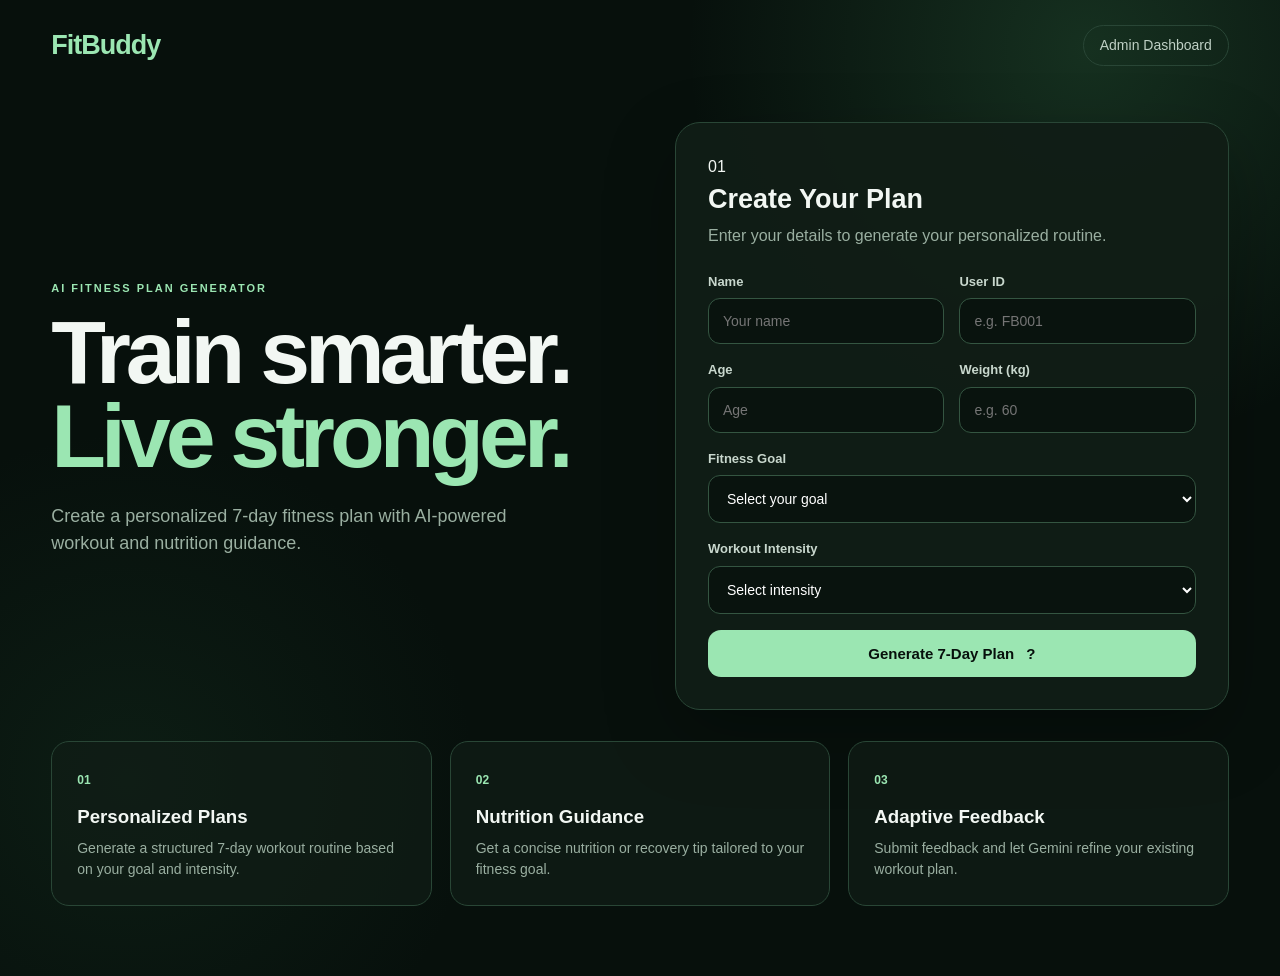
<file: templates/index.html>
<!DOCTYPE html>
<html lang="en">
<head>
    <meta charset="UTF-8">
    <meta name="viewport" content="width=device-width, initial-scale=1.0">
    <title>FitBuddy | AI Fitness Plan Generator</title>
    <link rel="stylesheet" href="/static/style.css">
</head>

<body>

<nav class="navbar">
    <a href="/" class="logo">FitBuddy</a>
    <a href="/view-all-users" class="nav-link">Admin Dashboard</a>
</nav>

<main class="container">

    <section class="hero">
        <div class="hero-text">
            <span class="eyebrow">AI FITNESS PLAN GENERATOR</span>

            <h1>
                Train smarter.<br>
                <span>Live stronger.</span>
            </h1>

            <p>
                Create a personalized 7-day fitness plan with
                AI-powered workout and nutrition guidance.
            </p>
        </div>

        <div class="form-card">

            <div class="card-heading">
                <span>01</span>
                <h2>Create Your Plan</h2>
                <p>Enter your details to generate your personalized routine.</p>
            </div>

            <form action="/generate-workout" method="post">

                <div class="two-col">

                    <div class="field">
                        <label>Name</label>
                        <input
                            type="text"
                            name="name"
                            placeholder="Your name"
                            required
                        >
                    </div>

                    <div class="field">
                        <label>User ID</label>
                        <input
                            type="text"
                            name="user_id"
                            placeholder="e.g. FB001"
                            required
                        >
                    </div>

                </div>

                <div class="two-col">

                    <div class="field">
                        <label>Age</label>
                        <input
                            type="number"
                            name="age"
                            min="1"
                            max="119"
                            placeholder="Age"
                            required
                        >
                    </div>

                    <div class="field">
                        <label>Weight (kg)</label>
                        <input
                            type="text"
                            name="weight"
                            placeholder="e.g. 60"
                            required
                        >
                    </div>

                </div>

                <div class="field">
                    <label>Fitness Goal</label>
                    <select name="goal" required>
                        <option value="">Select your goal</option>
                        <option value="Weight Loss">Weight Loss</option>
                        <option value="Muscle Gain">Muscle Gain</option>
                        <option value="General Wellness">General Wellness</option>
                        <option value="Flexibility">Flexibility</option>
                        <option value="Endurance">Endurance</option>
                    </select>
                </div>

                <div class="field">
                    <label>Workout Intensity</label>
                    <select name="intensity" required>
                        <option value="">Select intensity</option>
                        <option value="Low">Low</option>
                        <option value="Medium">Medium</option>
                        <option value="High">High</option>
                    </select>
                </div>

                <button type="submit">
                    Generate 7-Day Plan
                    <span>?</span>
                </button>

            </form>
        </div>
    </section>

    <section class="feature-grid">

        <div class="feature-card">
            <span>01</span>
            <h3>Personalized Plans</h3>
            <p>
                Generate a structured 7-day workout routine
                based on your goal and intensity.
            </p>
        </div>

        <div class="feature-card">
            <span>02</span>
            <h3>Nutrition Guidance</h3>
            <p>
                Get a concise nutrition or recovery tip
                tailored to your fitness goal.
            </p>
        </div>

        <div class="feature-card">
            <span>03</span>
            <h3>Adaptive Feedback</h3>
            <p>
                Submit feedback and let Gemini refine
                your existing workout plan.
            </p>
        </div>

    </section>

</main>

</body>
</html>
</file>
<file: static/style.css>
* {
    box-sizing: border-box;
    margin: 0;
    padding: 0;
}

:root {
    --bg: #07100c;
    --panel: #101d16;
    --panel-light: #14251b;
    --border: #294636;
    --green: #9be6b2;
    --green-dark: #4c9864;
    --text: #f2f7f3;
    --muted: #9aafa1;
}

body {
    min-height: 100vh;
    background:
        radial-gradient(
            circle at 85% 5%,
            rgba(66, 145, 91, .25),
            transparent 28%
        ),
        radial-gradient(
            circle at 10% 80%,
            rgba(38, 89, 57, .18),
            transparent 25%
        ),
        var(--bg);
    color: var(--text);
    font-family: Arial, Helvetica, sans-serif;
    line-height: 1.5;
}

a {
    color: inherit;
    text-decoration: none;
}

.navbar {
    width: min(1180px, 92%);
    margin: auto;
    padding: 25px 0;
    display: flex;
    justify-content: space-between;
    align-items: center;
}

.logo {
    color: var(--green);
    font-size: 27px;
    font-weight: 900;
    letter-spacing: -1px;
}

.nav-link {
    color: #bfd0c5;
    font-size: 14px;
    border: 1px solid var(--border);
    padding: 9px 16px;
    border-radius: 50px;
}

.container {
    width: min(1180px, 92%);
    margin: auto;
}

.hero {
    min-height: 650px;
    display: grid;
    grid-template-columns: 1fr 1fr;
    gap: 70px;
    align-items: center;
}

.eyebrow {
    display: inline-block;
    color: var(--green);
    font-size: 11px;
    font-weight: 800;
    letter-spacing: 2px;
    margin-bottom: 13px;
}

.hero-text h1 {
    font-size: clamp(54px, 7vw, 90px);
    line-height: .94;
    letter-spacing: -5px;
    margin-bottom: 25px;
}

.hero-text h1 span {
    color: var(--green);
}

.hero-text p {
    color: var(--muted);
    max-width: 520px;
    font-size: 18px;
}

.form-card,
.result-card,
.profile-card,
.user-card {
    background: rgba(16, 29, 22, .94);
    border: 1px solid var(--border);
    border-radius: 25px;
    box-shadow: 0 25px 70px rgba(0, 0, 0, .28);
}

.form-card {
    padding: 32px;
}

.card-heading h2 {
    font-size: 27px;
}

.card-heading p {
    color: var(--muted);
    margin-top: 4px;
}

form {
    margin-top: 24px;
}

.two-col {
    display: grid;
    grid-template-columns: 1fr 1fr;
    gap: 15px;
}

.field {
    margin-bottom: 16px;
}

label {
    display: block;
    color: #c8d7cd;
    font-size: 13px;
    font-weight: 700;
    margin-bottom: 7px;
}

input,
select,
textarea {
    width: 100%;
    border: 1px solid #345541;
    background: #09130e;
    color: white;
    border-radius: 12px;
    padding: 14px;
    font-size: 14px;
    outline: none;
}

input:focus,
select:focus,
textarea:focus {
    border-color: var(--green);
}

select option {
    background: #101d16;
}

textarea {
    min-height: 150px;
    resize: vertical;
}

button {
    width: 100%;
    border: none;
    border-radius: 13px;
    padding: 15px;
    background: var(--green);
    color: #07100c;
    font-weight: 900;
    font-size: 15px;
    cursor: pointer;
    transition: .2s;
}

button:hover {
    transform: translateY(-2px);
}

button span {
    margin-left: 8px;
}

.feature-grid {
    display: grid;
    grid-template-columns: repeat(3, 1fr);
    gap: 18px;
    padding-bottom: 70px;
}

.feature-card {
    background: rgba(16, 29, 22, .7);
    border: 1px solid var(--border);
    border-radius: 18px;
    padding: 25px;
}

.feature-card > span {
    color: var(--green);
    font-weight: 900;
    font-size: 12px;
}

.feature-card h3 {
    margin: 12px 0 7px;
}

.feature-card p {
    color: var(--muted);
    font-size: 14px;
}

.result-container,
.admin-container {
    width: min(1000px, 92%);
    margin: 45px auto 80px;
}

.profile-card {
    padding: 30px;
    margin-bottom: 20px;
}

.profile-card h1 {
    font-size: 38px;
}

.profile-grid {
    display: grid;
    grid-template-columns: repeat(5, 1fr);
    gap: 10px;
    margin-top: 25px;
}

.profile-grid div,
.user-info div {
    background: #09130e;
    border: 1px solid #20382b;
    border-radius: 13px;
    padding: 14px;
}

.profile-grid small,
.user-info small {
    display: block;
    color: var(--muted);
    font-size: 10px;
    text-transform: uppercase;
    letter-spacing: 1px;
    margin-bottom: 4px;
}

.profile-grid strong,
.user-info strong {
    font-size: 14px;
}

.result-card {
    padding: 30px;
    margin-bottom: 20px;
}

.section-title {
    display: flex;
    gap: 18px;
    align-items: flex-start;
}

.section-title > span {
    color: var(--green);
    font-size: 12px;
    font-weight: 900;
}

.section-title h2 {
    font-size: 25px;
}

.section-title p {
    color: var(--muted);
    margin-top: 3px;
}

.plan-box {
    margin-top: 20px;
    padding: 23px;
    border-radius: 15px;
    background: #080f0b;
    border: 1px solid #263f30;
    white-space: pre-wrap;
    color: #dbe8df;
    line-height: 1.75;
    overflow-x: auto;
}

.tip-box {
    margin-top: 20px;
    padding: 20px;
    background: #12271a;
    border: 1px solid #376547;
    border-radius: 15px;
    color: #d7e9dc;
}

.nutrition-card {
    border-color: #376547;
}

.success-message {
    background: #123d23;
    border: 1px solid #3d8652;
    color: #bcebc8;
    padding: 16px 20px;
    border-radius: 13px;
    margin-bottom: 20px;
}

.back-link {
    display: inline-block;
    color: var(--green);
    margin-top: 5px;
}

.back-button {
    display: inline-block;
    margin-top: 20px;
    color: var(--green);
}

.admin-heading {
    margin-bottom: 30px;
}

.admin-heading h1 {
    font-size: 50px;
    letter-spacing: -2px;
}

.admin-heading p {
    color: var(--muted);
    max-width: 650px;
}

.user-card {
    padding: 28px;
    margin-bottom: 22px;
}

.user-top {
    display: flex;
    justify-content: space-between;
    align-items: center;
    gap: 20px;
}

.user-top h2 {
    font-size: 28px;
}

.goal-pill {
    background: #173521;
    color: var(--green);
    border: 1px solid #376547;
    border-radius: 50px;
    padding: 8px 13px;
    font-size: 12px;
}

.user-info {
    display: grid;
    grid-template-columns: repeat(4, 1fr);
    gap: 10px;
    margin: 22px 0;
}

.admin-section {
    margin-top: 25px;
}

.admin-section h3 {
    font-size: 15px;
    margin-bottom: 10px;
}

.small-plan {
    max-height: 350px;
    overflow-y: auto;
}

.feedback-box {
    background: #17241c;
    border-left: 3px solid var(--green);
    padding: 14px;
    color: #c9d9ce;
    border-radius: 8px;
}

.admin-tip {
    color: #bfd0c5;
}

.empty-state {
    text-align: center;
}

@media (max-width: 850px) {
    .hero {
        grid-template-columns: 1fr;
        gap: 35px;
        padding: 40px 0;
    }

    .feature-grid {
        grid-template-columns: 1fr;
    }

    .profile-grid {
        grid-template-columns: repeat(2, 1fr);
    }

    .user-info {
        grid-template-columns: repeat(2, 1fr);
    }
}

@media (max-width: 520px) {
    .two-col {
        grid-template-columns: 1fr;
    }

    .hero-text h1 {
        font-size: 55px;
    }

    .profile-grid,
    .user-info {
        grid-template-columns: 1fr;
    }

    .user-top {
        align-items: flex-start;
        flex-direction: column;
    }
}
</file>
